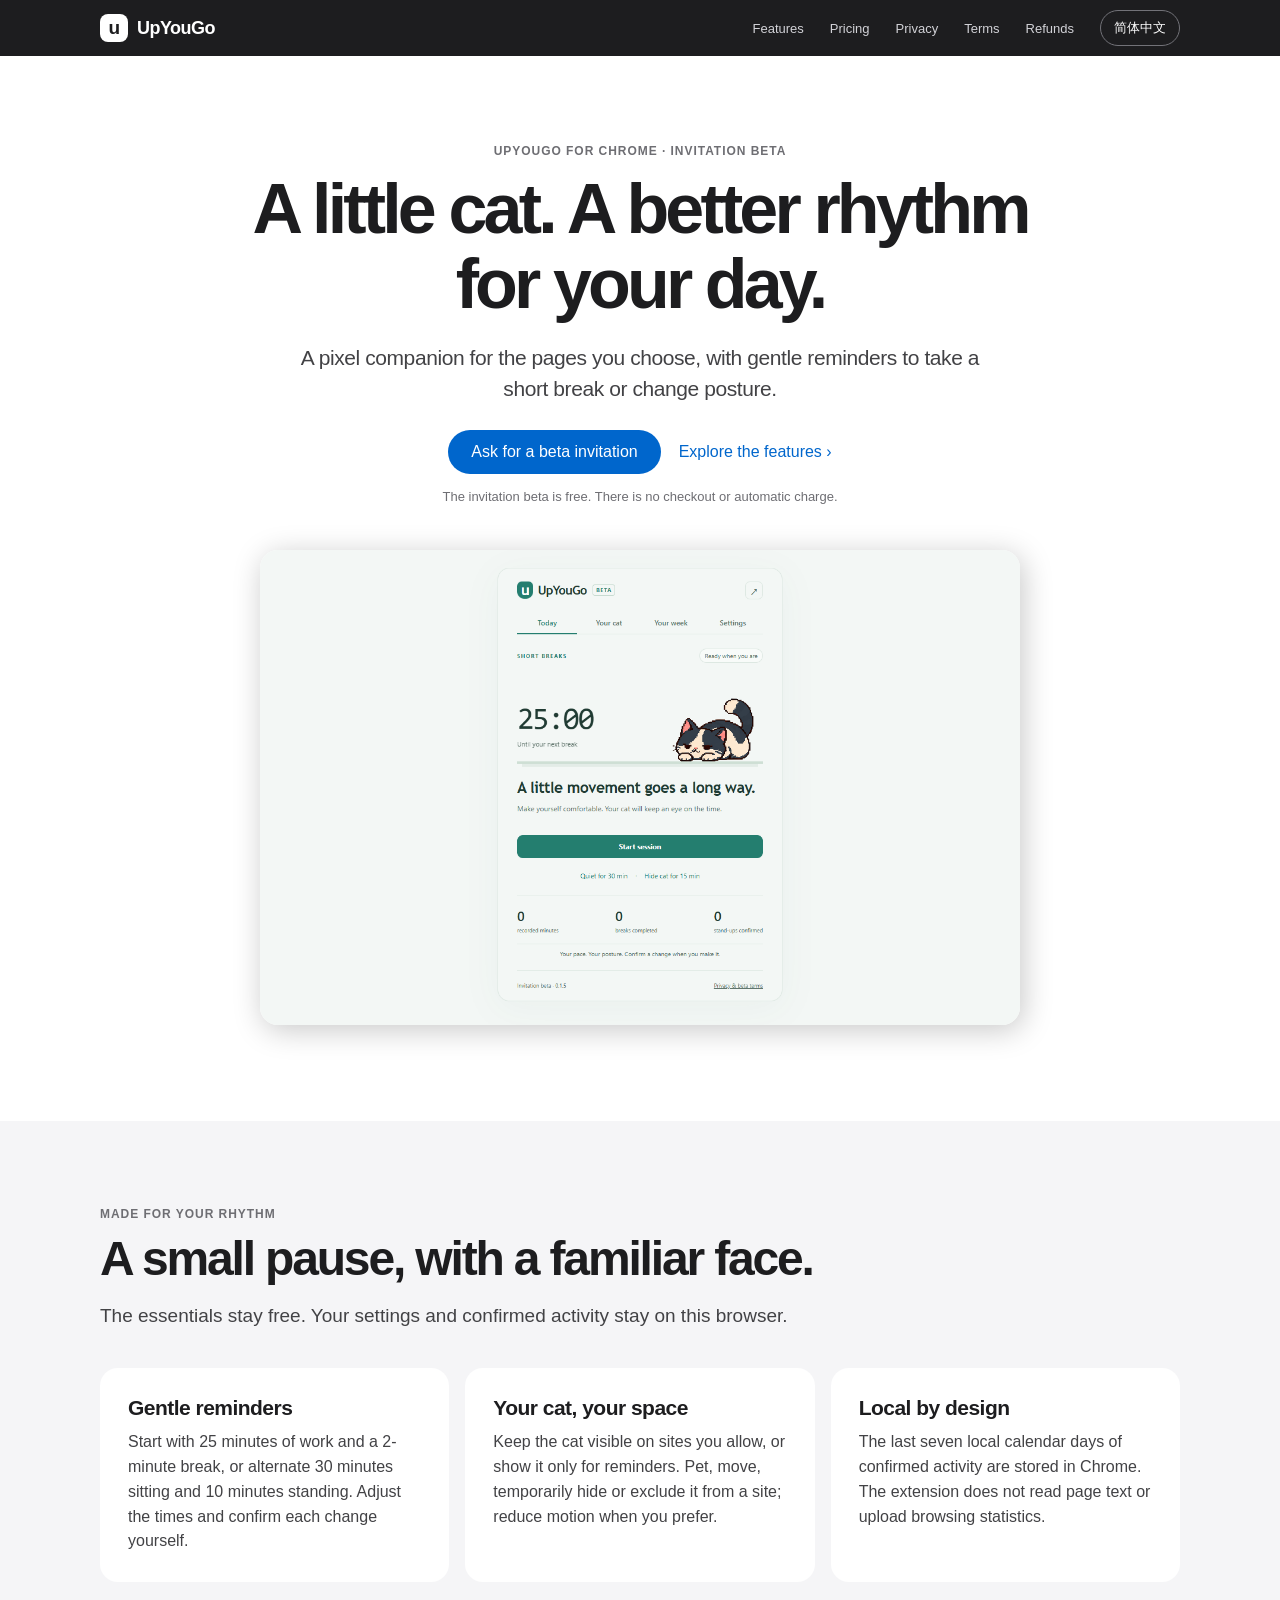
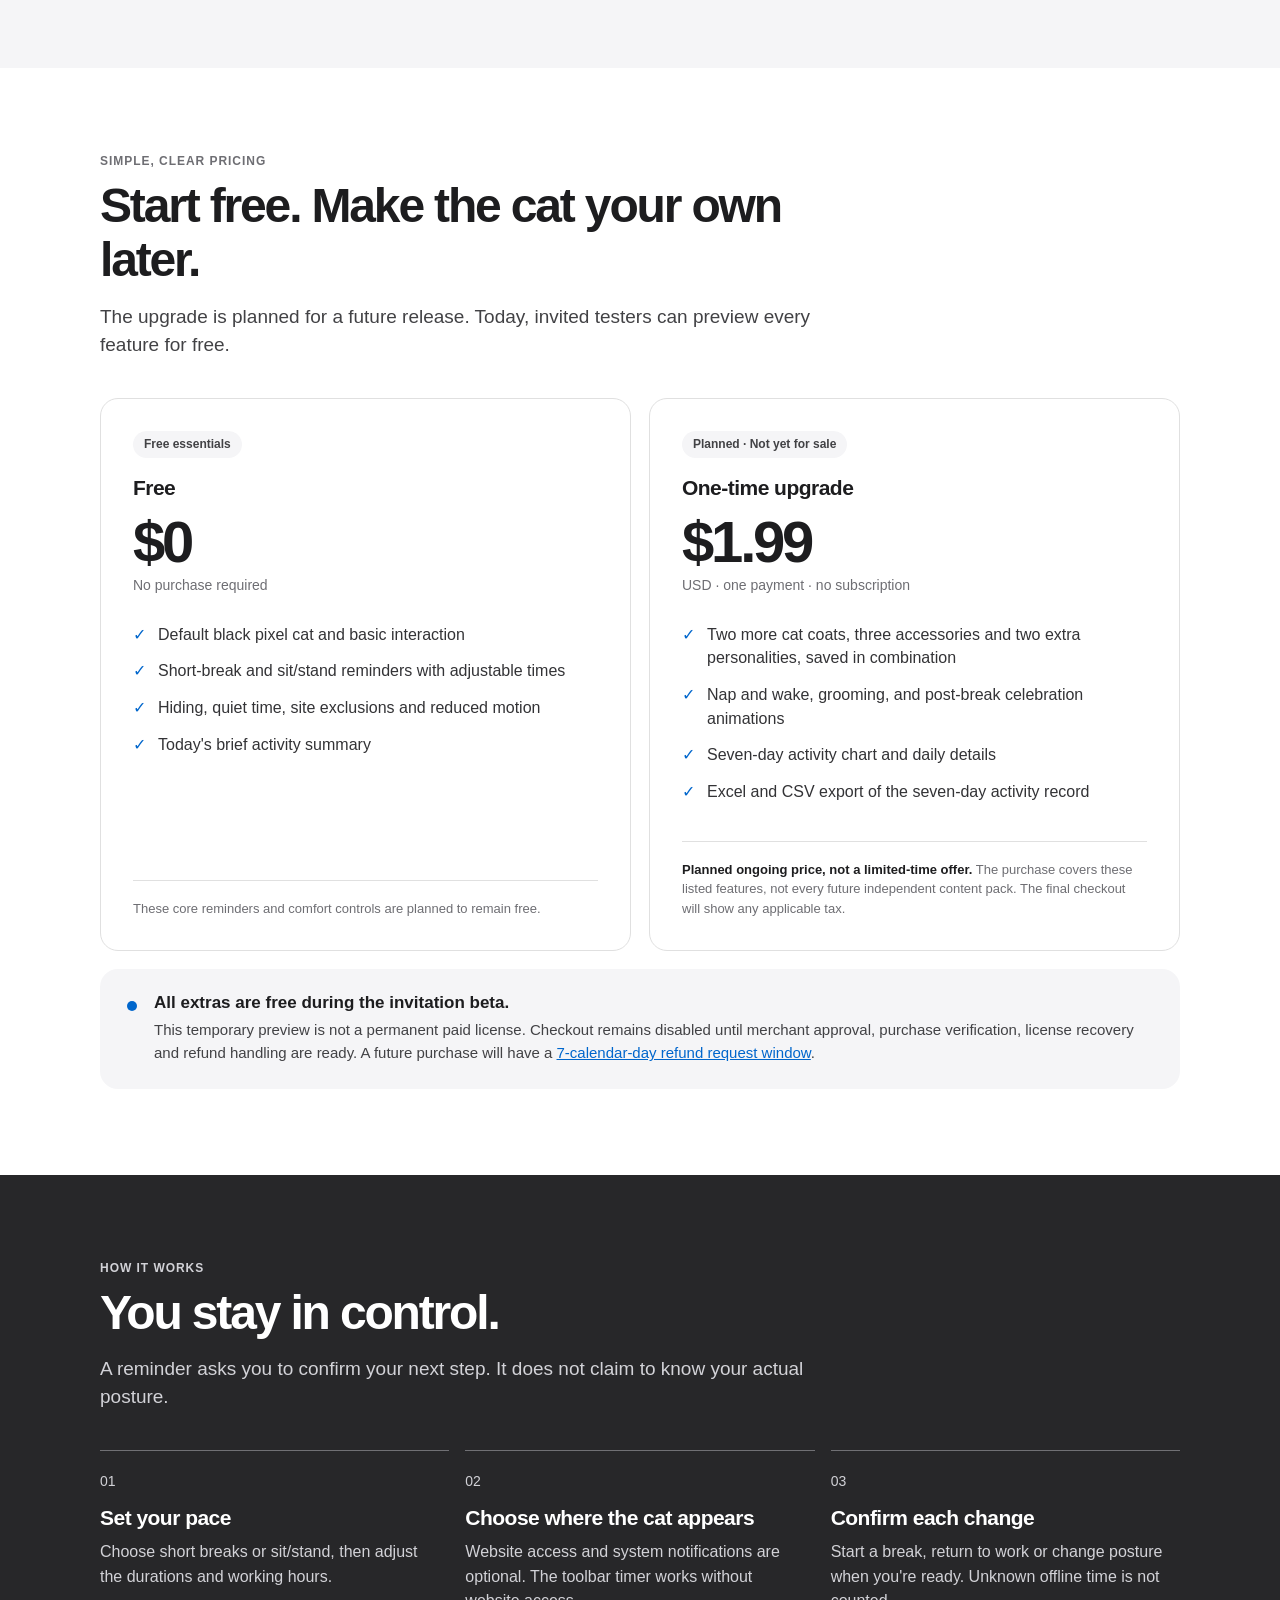
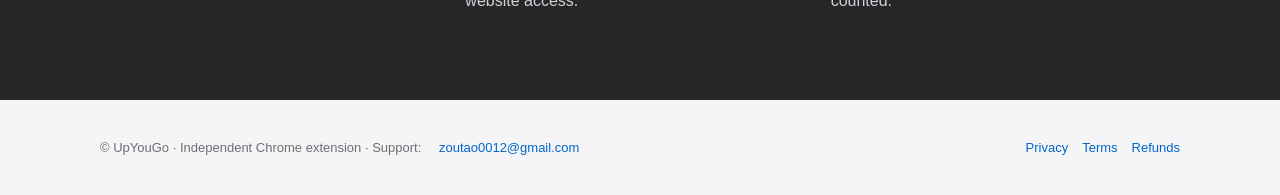
<file: index.html>
<!doctype html>
<html lang="en">
<head>
  <meta charset="utf-8">
  <meta name="viewport" content="width=device-width, initial-scale=1">
  <title>UpYouGo — a little cat for a better workday</title>
  <meta name="description" content="A pixel cat and gentle break reminders for Chrome. Free invitation beta; a US$1.99 one-time upgrade is planned, with no checkout yet.">
  <link rel="stylesheet" href="style.css">
</head>
<body>
  <header class="site-header">
    <div class="wrap nav">
      <a class="brand" href="index.html"><span class="mark" aria-hidden="true">u</span>UpYouGo</a>
      <nav class="links" aria-label="Main navigation">
        <a href="#features">Features</a><a href="#pricing">Pricing</a><a href="privacy.html">Privacy</a><a href="terms.html">Terms</a><a href="refunds.html">Refunds</a><a class="lang" href="index-zh.html" lang="zh-CN">简体中文</a>
      </nav>
    </div>
  </header>
  <main>
    <section class="hero wrap" aria-labelledby="hero-title">
      <span class="eyebrow">UpYouGo for Chrome · Invitation beta</span>
      <h1 id="hero-title">A little cat. A better rhythm for your day.</h1>
      <p class="lead">A pixel companion for the pages you choose, with gentle reminders to take a short break or change posture.</p>
      <div class="hero-actions">
        <a class="cta" href="mailto:zoutao0012@gmail.com?subject=UpYouGo%20invitation%20beta">Ask for a beta invitation</a>
        <a class="text-link" href="#features">Explore the features ›</a>
      </div>
      <p class="fine-print">The invitation beta is free. There is no checkout or automatic charge.</p>
      <img class="hero-image" src="images/timer.png" alt="The UpYouGo timer panel showing the pixel cat" width="760">
    </section>
    <section class="section section-muted" id="features" aria-labelledby="features-title">
      <div class="wrap">
        <span class="eyebrow">Made for your rhythm</span>
        <h2 id="features-title">A small pause, with a familiar face.</h2>
        <p class="section-lead">The essentials stay free. Your settings and confirmed activity stay on this browser.</p>
        <div class="feature-grid">
          <div class="feature-card"><h3>Gentle reminders</h3><p>Start with 25 minutes of work and a 2-minute break, or alternate 30 minutes sitting and 10 minutes standing. Adjust the times and confirm each change yourself.</p></div>
          <div class="feature-card"><h3>Your cat, your space</h3><p>Keep the cat visible on sites you allow, or show it only for reminders. Pet, move, temporarily hide or exclude it from a site; reduce motion when you prefer.</p></div>
          <div class="feature-card"><h3>Local by design</h3><p>The last seven local calendar days of confirmed activity are stored in Chrome. The extension does not read page text or upload browsing statistics.</p></div>
        </div>
      </div>
    </section>
    <section class="section" id="pricing" aria-labelledby="pricing-title">
      <div class="wrap">
        <span class="eyebrow">Simple, clear pricing</span>
        <h2 id="pricing-title">Start free. Make the cat your own later.</h2>
        <p class="section-lead">The upgrade is planned for a future release. Today, invited testers can preview every feature for free.</p>
        <div class="pricing">
          <article class="price-card">
            <span class="plan-status">Free essentials</span>
            <h3>Free</h3>
            <span class="price-amount">$0</span>
            <span class="price-unit">No purchase required</span>
            <ul>
              <li>Default black pixel cat and basic interaction</li>
              <li>Short-break and sit/stand reminders with adjustable times</li>
              <li>Hiding, quiet time, site exclusions and reduced motion</li>
              <li>Today's brief activity summary</li>
            </ul>
            <p class="price-foot">These core reminders and comfort controls are planned to remain free.</p>
          </article>
          <article class="price-card">
            <span class="plan-status">Planned · Not yet for sale</span>
            <h3>One-time upgrade</h3>
            <data class="price-amount" value="1.99">$1.99</data>
            <span class="price-unit">USD · one payment · no subscription</span>
            <ul>
              <li>Two more cat coats, three accessories and two extra personalities, saved in combination</li>
              <li>Nap and wake, grooming, and post-break celebration animations</li>
              <li>Seven-day activity chart and daily details</li>
              <li>Excel and CSV export of the seven-day activity record</li>
            </ul>
            <p class="price-foot"><strong>Planned ongoing price, not a limited-time offer.</strong> The purchase covers these listed features, not every future independent content pack. The final checkout will show any applicable tax.</p>
          </article>
        </div>
        <div class="beta-note"><span class="beta-dot" aria-hidden="true"></span><div><strong>All extras are free during the invitation beta.</strong><p>This temporary preview is not a permanent paid license. Checkout remains disabled until merchant approval, purchase verification, license recovery and refund handling are ready. A future purchase will have a <a href="refunds.html">7-calendar-day refund request window</a>.</p></div></div>
      </div>
    </section>
    <section class="section section-dark" aria-labelledby="steps-title">
      <div class="wrap">
        <span class="eyebrow">How it works</span>
        <h2 id="steps-title">You stay in control.</h2>
        <p class="section-lead">A reminder asks you to confirm your next step. It does not claim to know your actual posture.</p>
        <div class="step-grid">
          <div class="step-card"><span class="step-number">01</span><h3>Set your pace</h3><p>Choose short breaks or sit/stand, then adjust the durations and working hours.</p></div>
          <div class="step-card"><span class="step-number">02</span><h3>Choose where the cat appears</h3><p>Website access and system notifications are optional. The toolbar timer works without website access.</p></div>
          <div class="step-card"><span class="step-number">03</span><h3>Confirm each change</h3><p>Start a break, return to work or change posture when you're ready. Unknown offline time is not counted.</p></div>
        </div>
      </div>
    </section>
  </main>
  <footer><div class="wrap"><span>© UpYouGo · Independent Chrome extension · Support: <a href="mailto:zoutao0012@gmail.com">zoutao0012@gmail.com</a></span><span><a href="privacy.html">Privacy</a><a href="terms.html">Terms</a><a href="refunds.html">Refunds</a></span></div></footer>
</body>
</html>
</file>
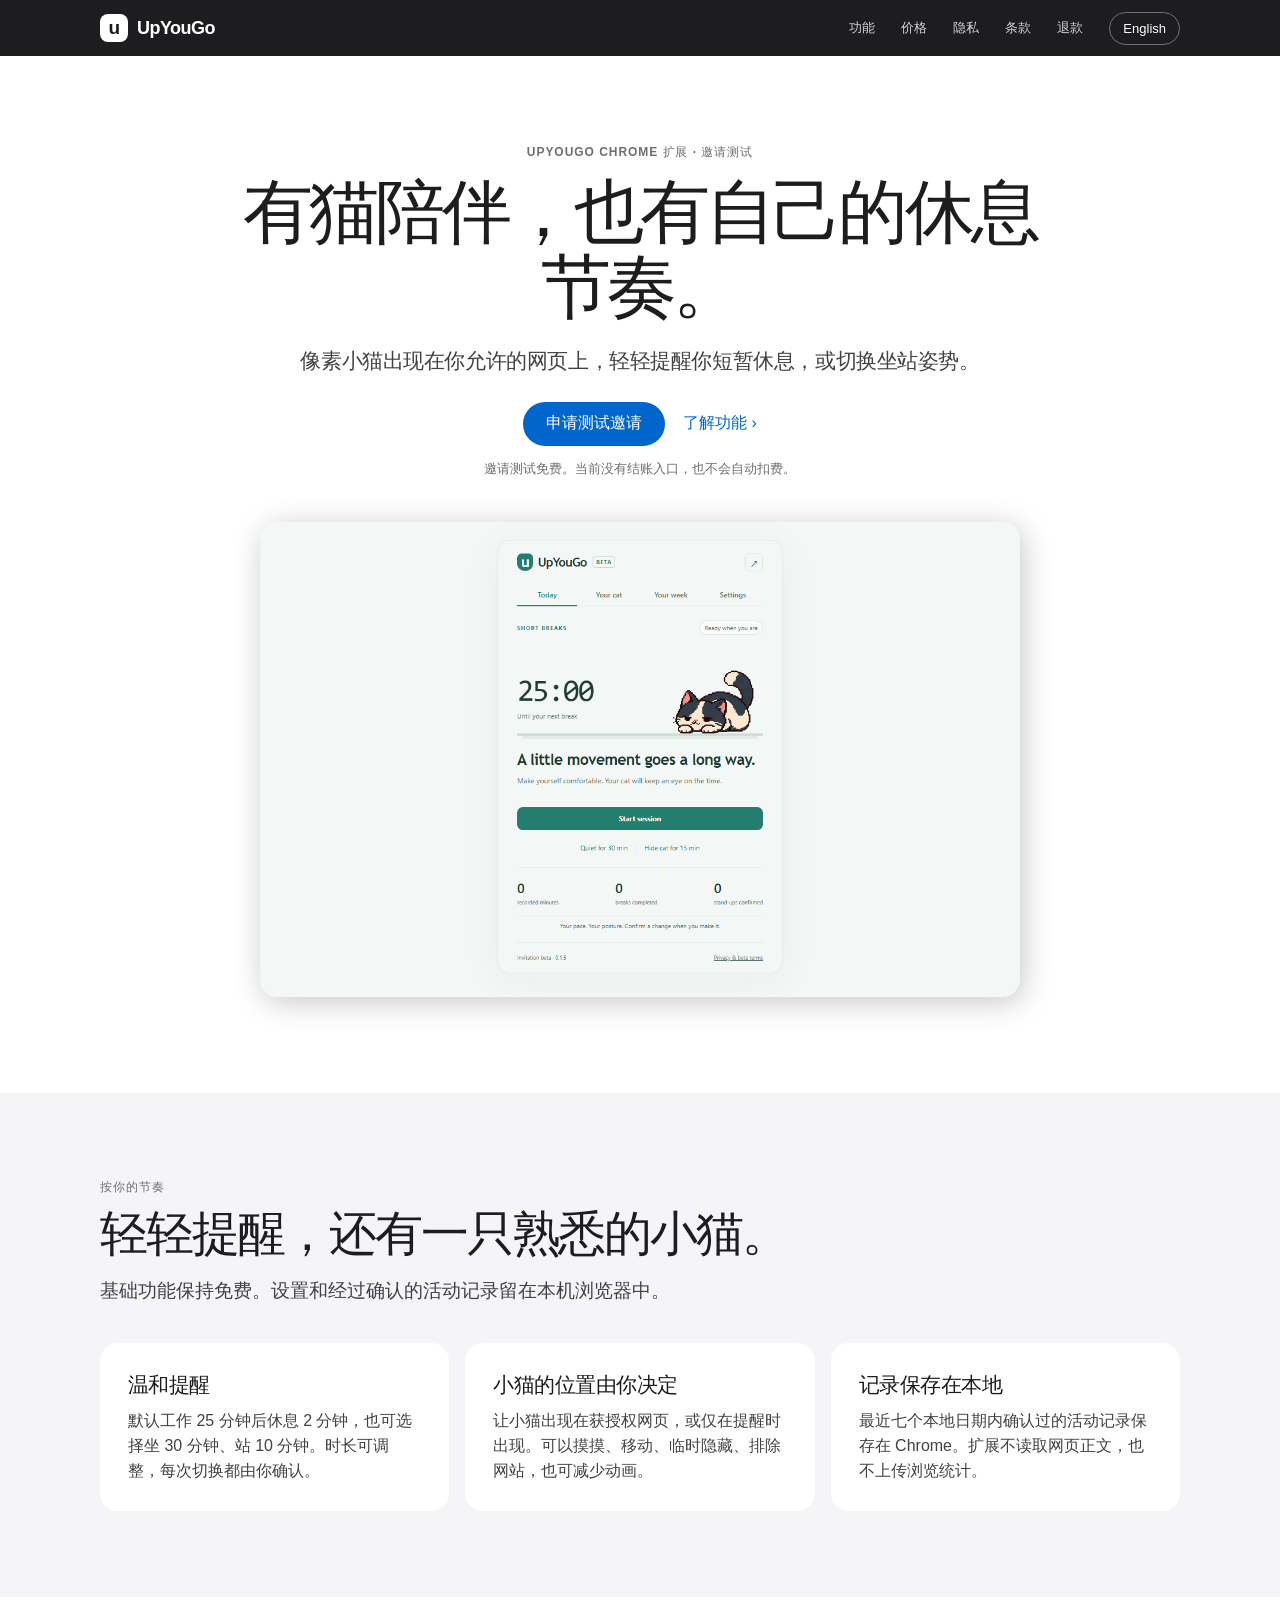
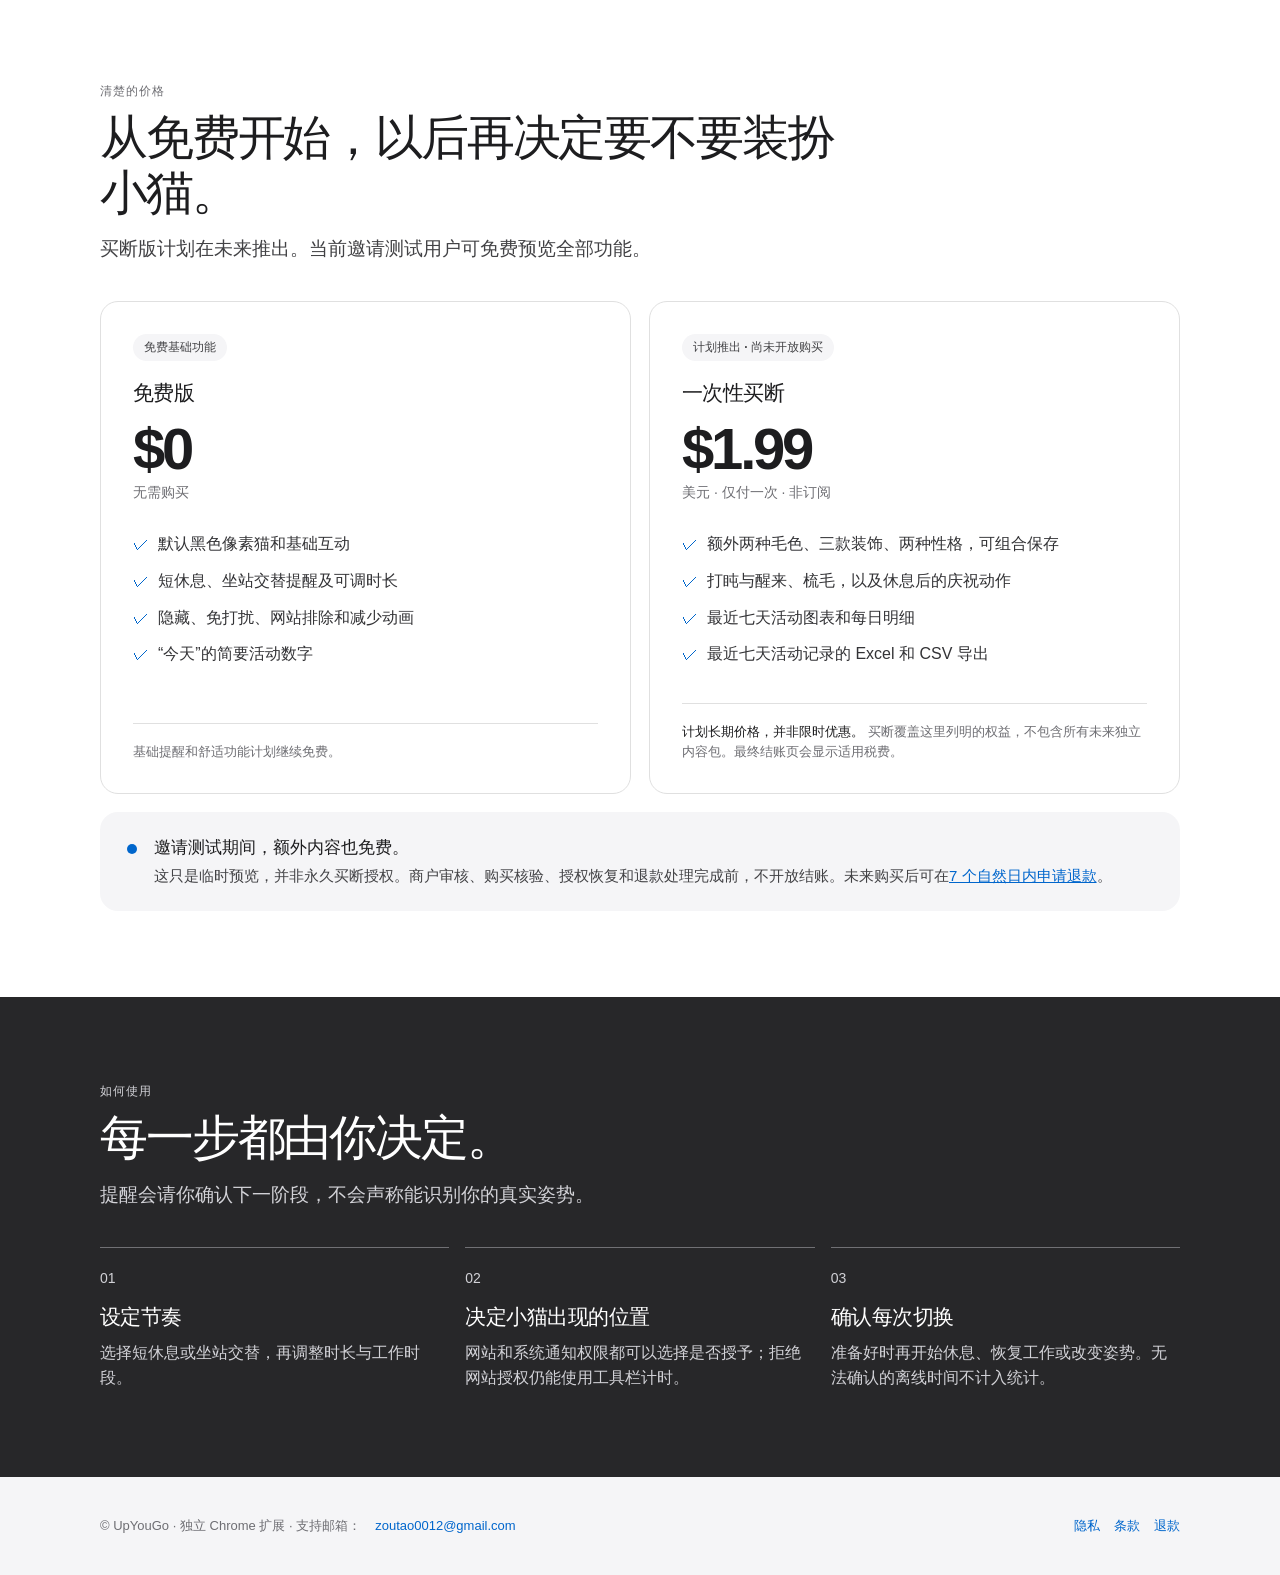
<file: index-zh.html>
<!doctype html>
<html lang="zh-CN">
<head>
  <meta charset="utf-8">
  <meta name="viewport" content="width=device-width, initial-scale=1">
  <title>UpYouGo — 浏览器里的小猫休息伙伴</title>
  <meta name="description" content="像素小猫陪伴、短休息和坐站交替提醒。邀请测试免费；计划未来以 US$1.99 一次性买断更多内容，目前不开放结账。">
  <link rel="stylesheet" href="style.css">
</head>
<body>
  <header class="site-header">
    <div class="wrap nav">
      <a class="brand" href="index-zh.html"><span class="mark" aria-hidden="true">u</span>UpYouGo</a>
      <nav class="links" aria-label="主导航">
        <a href="#features">功能</a><a href="#pricing">价格</a><a href="privacy-zh.html">隐私</a><a href="terms-zh.html">条款</a><a href="refunds-zh.html">退款</a><a class="lang" href="index.html" lang="en">English</a>
      </nav>
    </div>
  </header>
  <main>
    <section class="hero wrap" aria-labelledby="hero-title">
      <span class="eyebrow">UpYouGo Chrome 扩展 · 邀请测试</span>
      <h1 id="hero-title">有猫陪伴，也有自己的休息节奏。</h1>
      <p class="lead">像素小猫出现在你允许的网页上，轻轻提醒你短暂休息，或切换坐站姿势。</p>
      <div class="hero-actions">
        <a class="cta" href="mailto:zoutao0012@gmail.com?subject=UpYouGo%20%E9%82%80%E8%AF%B7%E6%B5%8B%E8%AF%95">申请测试邀请</a>
        <a class="text-link" href="#features">了解功能 ›</a>
      </div>
      <p class="fine-print">邀请测试免费。当前没有结账入口，也不会自动扣费。</p>
      <img class="hero-image" src="images/timer.png" alt="显示像素小猫的 UpYouGo 计时面板" width="760">
    </section>
    <section class="section section-muted" id="features" aria-labelledby="features-title">
      <div class="wrap">
        <span class="eyebrow">按你的节奏</span>
        <h2 id="features-title">轻轻提醒，还有一只熟悉的小猫。</h2>
        <p class="section-lead">基础功能保持免费。设置和经过确认的活动记录留在本机浏览器中。</p>
        <div class="feature-grid">
          <div class="feature-card"><h3>温和提醒</h3><p>默认工作 25 分钟后休息 2 分钟，也可选择坐 30 分钟、站 10 分钟。时长可调整，每次切换都由你确认。</p></div>
          <div class="feature-card"><h3>小猫的位置由你决定</h3><p>让小猫出现在获授权网页，或仅在提醒时出现。可以摸摸、移动、临时隐藏、排除网站，也可减少动画。</p></div>
          <div class="feature-card"><h3>记录保存在本地</h3><p>最近七个本地日期内确认过的活动记录保存在 Chrome。扩展不读取网页正文，也不上传浏览统计。</p></div>
        </div>
      </div>
    </section>
    <section class="section" id="pricing" aria-labelledby="pricing-title">
      <div class="wrap">
        <span class="eyebrow">清楚的价格</span>
        <h2 id="pricing-title">从免费开始，以后再决定要不要装扮小猫。</h2>
        <p class="section-lead">买断版计划在未来推出。当前邀请测试用户可免费预览全部功能。</p>
        <div class="pricing">
          <article class="price-card">
            <span class="plan-status">免费基础功能</span>
            <h3>免费版</h3>
            <span class="price-amount">$0</span>
            <span class="price-unit">无需购买</span>
            <ul>
              <li>默认黑色像素猫和基础互动</li>
              <li>短休息、坐站交替提醒及可调时长</li>
              <li>隐藏、免打扰、网站排除和减少动画</li>
              <li>“今天”的简要活动数字</li>
            </ul>
            <p class="price-foot">基础提醒和舒适功能计划继续免费。</p>
          </article>
          <article class="price-card">
            <span class="plan-status">计划推出 · 尚未开放购买</span>
            <h3>一次性买断</h3>
            <data class="price-amount" value="1.99">$1.99</data>
            <span class="price-unit">美元 · 仅付一次 · 非订阅</span>
            <ul>
              <li>额外两种毛色、三款装饰、两种性格，可组合保存</li>
              <li>打盹与醒来、梳毛，以及休息后的庆祝动作</li>
              <li>最近七天活动图表和每日明细</li>
              <li>最近七天活动记录的 Excel 和 CSV 导出</li>
            </ul>
            <p class="price-foot"><strong>计划长期价格，并非限时优惠。</strong> 买断覆盖这里列明的权益，不包含所有未来独立内容包。最终结账页会显示适用税费。</p>
          </article>
        </div>
        <div class="beta-note"><span class="beta-dot" aria-hidden="true"></span><div><strong>邀请测试期间，额外内容也免费。</strong><p>这只是临时预览，并非永久买断授权。商户审核、购买核验、授权恢复和退款处理完成前，不开放结账。未来购买后可在<a href="refunds-zh.html">7 个自然日内申请退款</a>。</p></div></div>
      </div>
    </section>
    <section class="section section-dark" aria-labelledby="steps-title">
      <div class="wrap">
        <span class="eyebrow">如何使用</span>
        <h2 id="steps-title">每一步都由你决定。</h2>
        <p class="section-lead">提醒会请你确认下一阶段，不会声称能识别你的真实姿势。</p>
        <div class="step-grid">
          <div class="step-card"><span class="step-number">01</span><h3>设定节奏</h3><p>选择短休息或坐站交替，再调整时长与工作时段。</p></div>
          <div class="step-card"><span class="step-number">02</span><h3>决定小猫出现的位置</h3><p>网站和系统通知权限都可以选择是否授予；拒绝网站授权仍能使用工具栏计时。</p></div>
          <div class="step-card"><span class="step-number">03</span><h3>确认每次切换</h3><p>准备好时再开始休息、恢复工作或改变姿势。无法确认的离线时间不计入统计。</p></div>
        </div>
      </div>
    </section>
  </main>
  <footer><div class="wrap"><span>© UpYouGo · 独立 Chrome 扩展 · 支持邮箱：<a href="mailto:zoutao0012@gmail.com">zoutao0012@gmail.com</a></span><span><a href="privacy-zh.html">隐私</a><a href="terms-zh.html">条款</a><a href="refunds-zh.html">退款</a></span></div></footer>
</body>
</html>
</file>
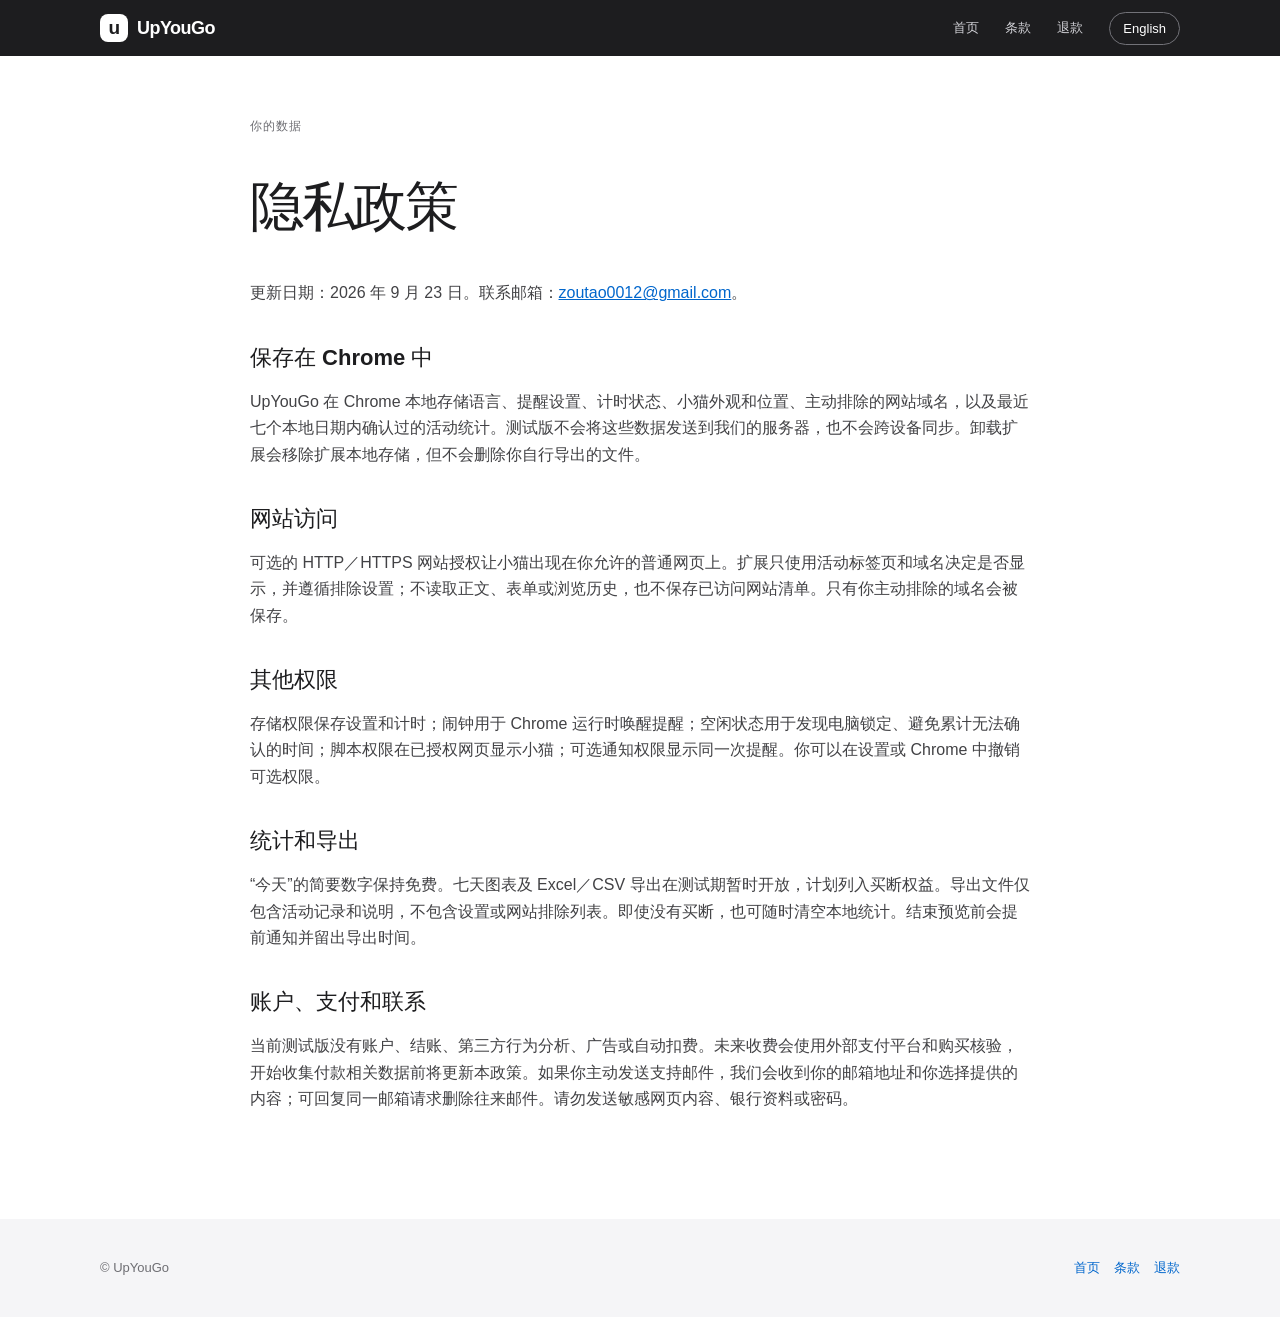
<file: privacy-zh.html>
<!doctype html><html lang="zh-CN"><head><meta charset="utf-8"><meta name="viewport" content="width=device-width, initial-scale=1"><title>隐私政策 — UpYouGo</title><link rel="stylesheet" href="style.css"></head><body><header class="site-header"><div class="wrap nav"><a class="brand" href="index-zh.html"><span class="mark">u</span>UpYouGo</a><nav class="links"><a href="index-zh.html">首页</a><a href="terms-zh.html">条款</a><a href="refunds-zh.html">退款</a><a class="lang" href="privacy.html" lang="en">English</a></nav></div></header><main class="wrap legal"><span class="eyebrow">你的数据</span><h1>隐私政策</h1><p>更新日期：2026 年 9 月 23 日。联系邮箱：<a href="mailto:zoutao0012@gmail.com">zoutao0012@gmail.com</a>。</p><h2>保存在 Chrome 中</h2><p>UpYouGo 在 Chrome 本地存储语言、提醒设置、计时状态、小猫外观和位置、主动排除的网站域名，以及最近七个本地日期内确认过的活动统计。测试版不会将这些数据发送到我们的服务器，也不会跨设备同步。卸载扩展会移除扩展本地存储，但不会删除你自行导出的文件。</p><h2>网站访问</h2><p>可选的 HTTP／HTTPS 网站授权让小猫出现在你允许的普通网页上。扩展只使用活动标签页和域名决定是否显示，并遵循排除设置；不读取正文、表单或浏览历史，也不保存已访问网站清单。只有你主动排除的域名会被保存。</p><h2>其他权限</h2><p>存储权限保存设置和计时；闹钟用于 Chrome 运行时唤醒提醒；空闲状态用于发现电脑锁定、避免累计无法确认的时间；脚本权限在已授权网页显示小猫；可选通知权限显示同一次提醒。你可以在设置或 Chrome 中撤销可选权限。</p><h2>统计和导出</h2><p>“今天”的简要数字保持免费。七天图表及 Excel／CSV 导出在测试期暂时开放，计划列入买断权益。导出文件仅包含活动记录和说明，不包含设置或网站排除列表。即使没有买断，也可随时清空本地统计。结束预览前会提前通知并留出导出时间。</p><h2>账户、支付和联系</h2><p>当前测试版没有账户、结账、第三方行为分析、广告或自动扣费。未来收费会使用外部支付平台和购买核验，开始收集付款相关数据前将更新本政策。如果你主动发送支持邮件，我们会收到你的邮箱地址和你选择提供的内容；可回复同一邮箱请求删除往来邮件。请勿发送敏感网页内容、银行资料或密码。</p></main><footer><div class="wrap"><span>© UpYouGo</span><span><a href="index-zh.html">首页</a><a href="terms-zh.html">条款</a><a href="refunds-zh.html">退款</a></span></div></footer></body></html>
</file>
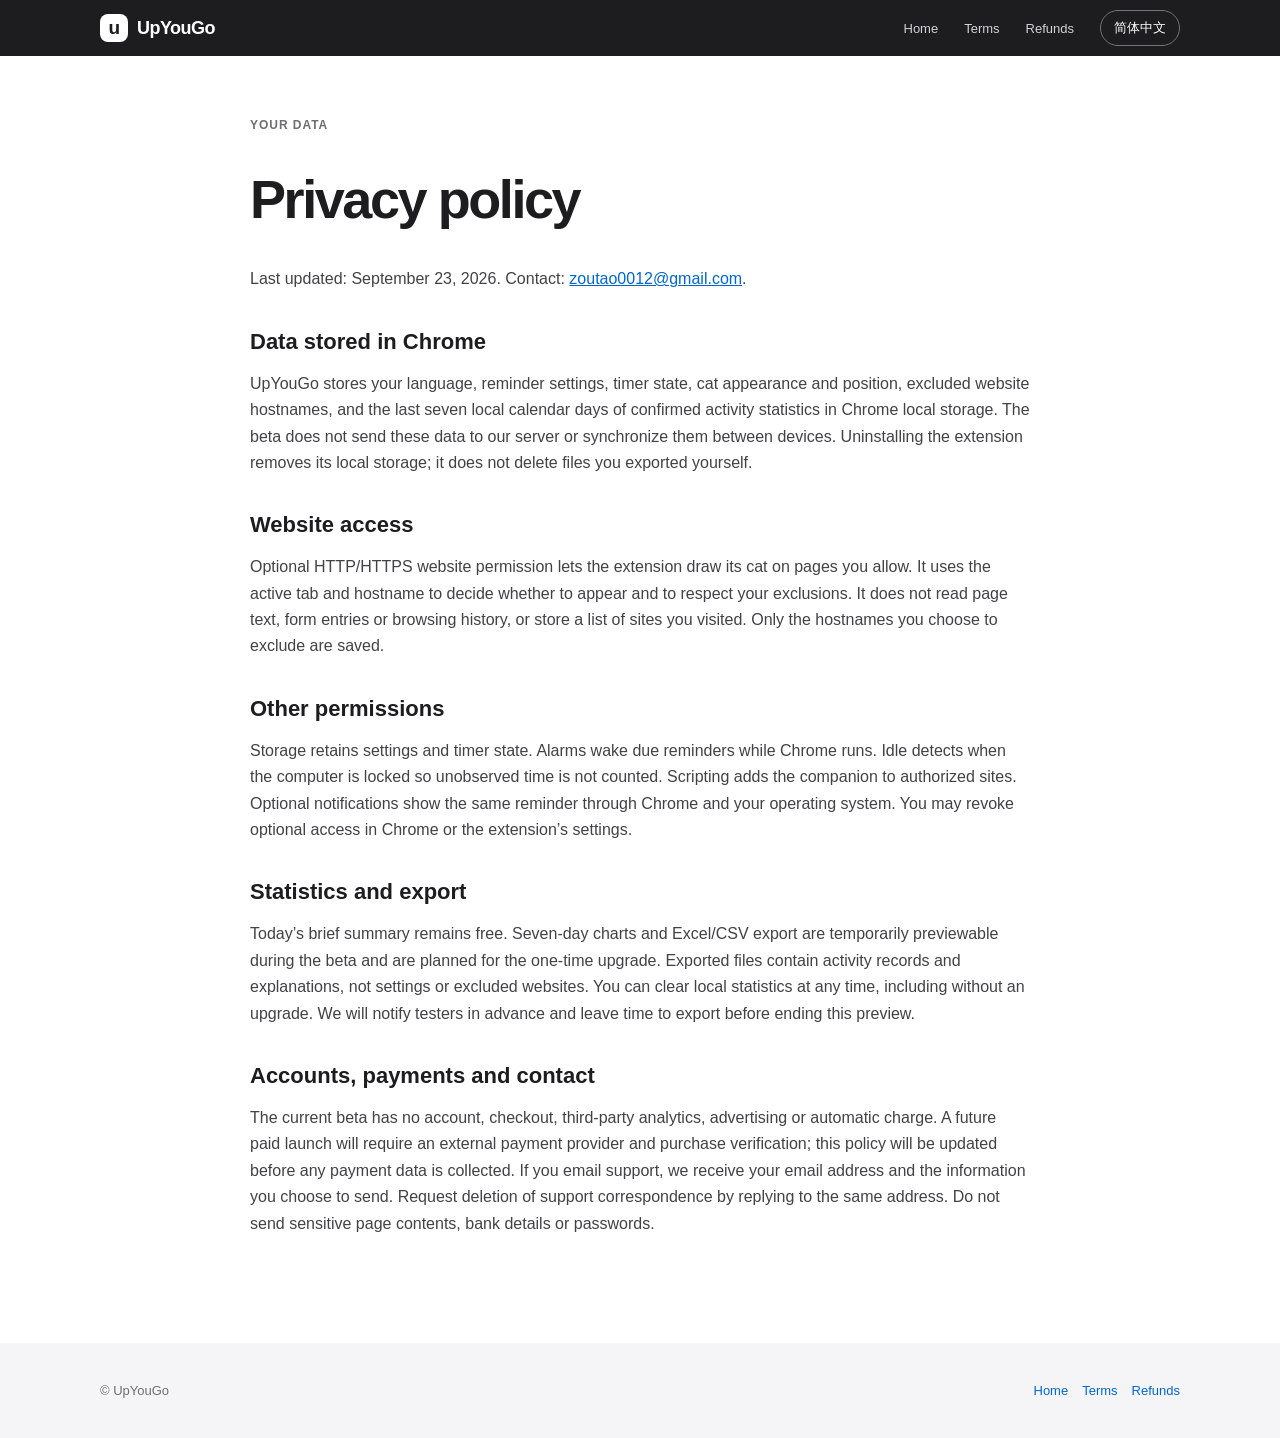
<file: privacy.html>
<!doctype html><html lang="en"><head><meta charset="utf-8"><meta name="viewport" content="width=device-width, initial-scale=1"><title>Privacy policy — UpYouGo</title><link rel="stylesheet" href="style.css"></head><body><header class="site-header"><div class="wrap nav"><a class="brand" href="index.html"><span class="mark">u</span>UpYouGo</a><nav class="links"><a href="index.html">Home</a><a href="terms.html">Terms</a><a href="refunds.html">Refunds</a><a class="lang" href="privacy-zh.html" lang="zh-CN">简体中文</a></nav></div></header><main class="wrap legal"><span class="eyebrow">Your data</span><h1>Privacy policy</h1><p>Last updated: September 23, 2026. Contact: <a href="mailto:zoutao0012@gmail.com">zoutao0012@gmail.com</a>.</p><h2>Data stored in Chrome</h2><p>UpYouGo stores your language, reminder settings, timer state, cat appearance and position, excluded website hostnames, and the last seven local calendar days of confirmed activity statistics in Chrome local storage. The beta does not send these data to our server or synchronize them between devices. Uninstalling the extension removes its local storage; it does not delete files you exported yourself.</p><h2>Website access</h2><p>Optional HTTP/HTTPS website permission lets the extension draw its cat on pages you allow. It uses the active tab and hostname to decide whether to appear and to respect your exclusions. It does not read page text, form entries or browsing history, or store a list of sites you visited. Only the hostnames you choose to exclude are saved.</p><h2>Other permissions</h2><p>Storage retains settings and timer state. Alarms wake due reminders while Chrome runs. Idle detects when the computer is locked so unobserved time is not counted. Scripting adds the companion to authorized sites. Optional notifications show the same reminder through Chrome and your operating system. You may revoke optional access in Chrome or the extension’s settings.</p><h2>Statistics and export</h2><p>Today’s brief summary remains free. Seven-day charts and Excel/CSV export are temporarily previewable during the beta and are planned for the one-time upgrade. Exported files contain activity records and explanations, not settings or excluded websites. You can clear local statistics at any time, including without an upgrade. We will notify testers in advance and leave time to export before ending this preview.</p><h2>Accounts, payments and contact</h2><p>The current beta has no account, checkout, third-party analytics, advertising or automatic charge. A future paid launch will require an external payment provider and purchase verification; this policy will be updated before any payment data is collected. If you email support, we receive your email address and the information you choose to send. Request deletion of support correspondence by replying to the same address. Do not send sensitive page contents, bank details or passwords.</p></main><footer><div class="wrap"><span>© UpYouGo</span><span><a href="index.html">Home</a><a href="terms.html">Terms</a><a href="refunds.html">Refunds</a></span></div></footer></body></html>
</file>
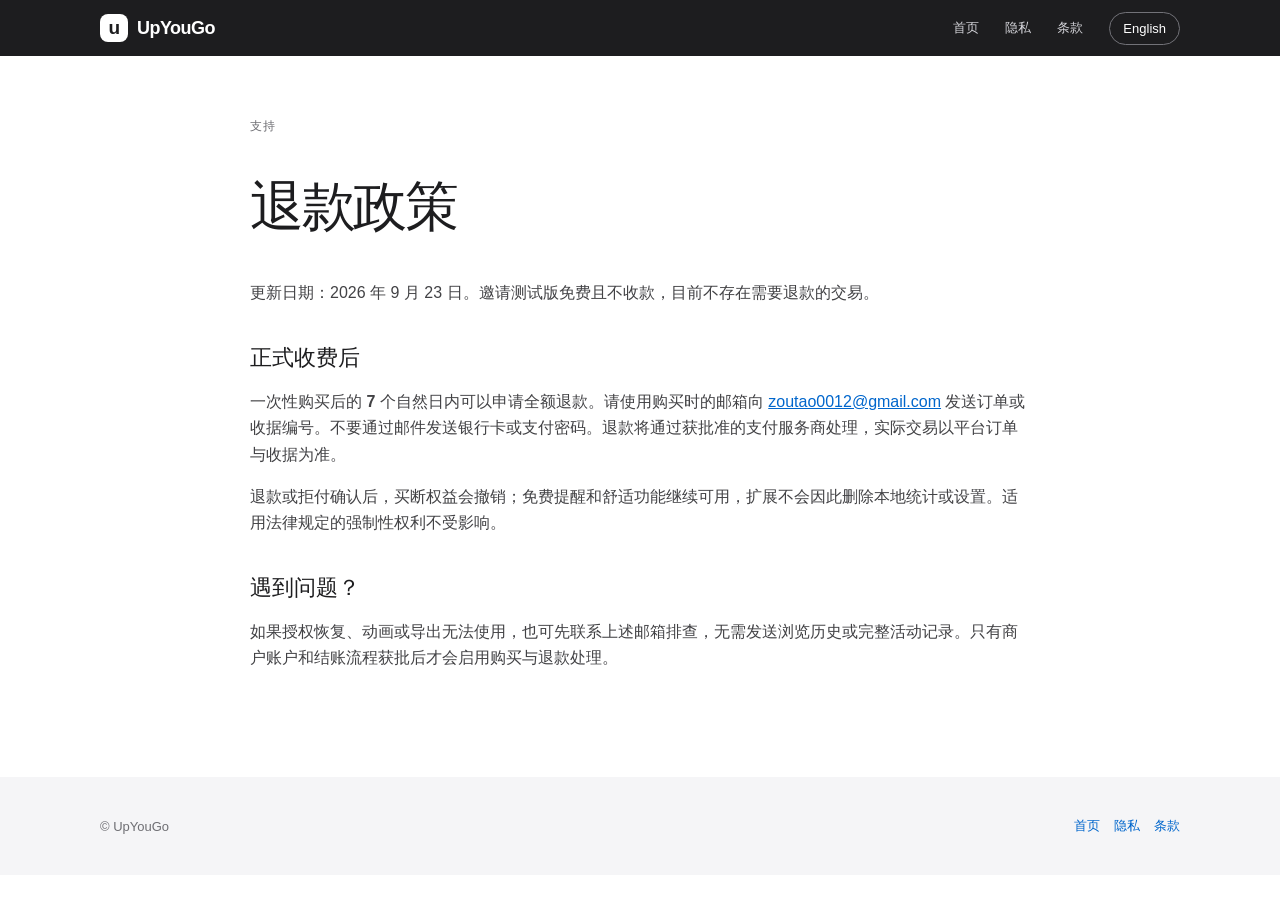
<file: refunds-zh.html>
<!doctype html><html lang="zh-CN"><head><meta charset="utf-8"><meta name="viewport" content="width=device-width, initial-scale=1"><title>退款政策 — UpYouGo</title><link rel="stylesheet" href="style.css"></head><body><header class="site-header"><div class="wrap nav"><a class="brand" href="index-zh.html"><span class="mark">u</span>UpYouGo</a><nav class="links"><a href="index-zh.html">首页</a><a href="privacy-zh.html">隐私</a><a href="terms-zh.html">条款</a><a class="lang" href="refunds.html" lang="en">English</a></nav></div></header><main class="wrap legal"><span class="eyebrow">支持</span><h1>退款政策</h1><p>更新日期：2026 年 9 月 23 日。邀请测试版免费且不收款，目前不存在需要退款的交易。</p><h2>正式收费后</h2><p>一次性购买后的 <strong>7 个自然日内</strong>可以申请全额退款。请使用购买时的邮箱向 <a href="mailto:zoutao0012@gmail.com">zoutao0012@gmail.com</a> 发送订单或收据编号。不要通过邮件发送银行卡或支付密码。退款将通过获批准的支付服务商处理，实际交易以平台订单与收据为准。</p><p>退款或拒付确认后，买断权益会撤销；免费提醒和舒适功能继续可用，扩展不会因此删除本地统计或设置。适用法律规定的强制性权利不受影响。</p><h2>遇到问题？</h2><p>如果授权恢复、动画或导出无法使用，也可先联系上述邮箱排查，无需发送浏览历史或完整活动记录。只有商户账户和结账流程获批后才会启用购买与退款处理。</p></main><footer><div class="wrap"><span>© UpYouGo</span><span><a href="index-zh.html">首页</a><a href="privacy-zh.html">隐私</a><a href="terms-zh.html">条款</a></span></div></footer></body></html>
</file>
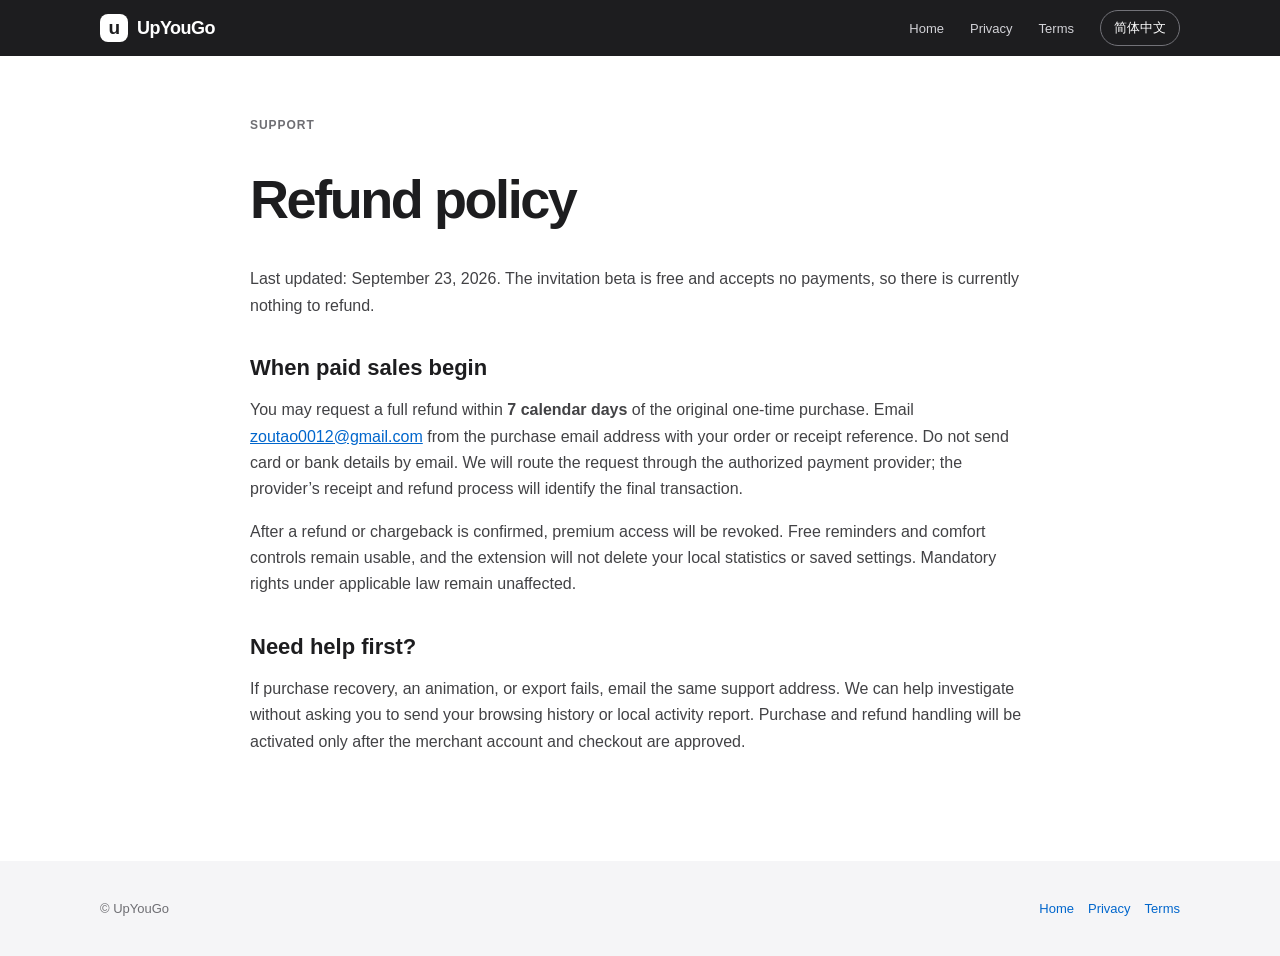
<file: refunds.html>
<!doctype html><html lang="en"><head><meta charset="utf-8"><meta name="viewport" content="width=device-width, initial-scale=1"><title>Refund policy — UpYouGo</title><link rel="stylesheet" href="style.css"></head><body><header class="site-header"><div class="wrap nav"><a class="brand" href="index.html"><span class="mark">u</span>UpYouGo</a><nav class="links"><a href="index.html">Home</a><a href="privacy.html">Privacy</a><a href="terms.html">Terms</a><a class="lang" href="refunds-zh.html" lang="zh-CN">简体中文</a></nav></div></header><main class="wrap legal"><span class="eyebrow">Support</span><h1>Refund policy</h1><p>Last updated: September 23, 2026. The invitation beta is free and accepts no payments, so there is currently nothing to refund.</p><h2>When paid sales begin</h2><p>You may request a full refund within <strong>7 calendar days</strong> of the original one-time purchase. Email <a href="mailto:zoutao0012@gmail.com">zoutao0012@gmail.com</a> from the purchase email address with your order or receipt reference. Do not send card or bank details by email. We will route the request through the authorized payment provider; the provider’s receipt and refund process will identify the final transaction.</p><p>After a refund or chargeback is confirmed, premium access will be revoked. Free reminders and comfort controls remain usable, and the extension will not delete your local statistics or saved settings. Mandatory rights under applicable law remain unaffected.</p><h2>Need help first?</h2><p>If purchase recovery, an animation, or export fails, email the same support address. We can help investigate without asking you to send your browsing history or local activity report. Purchase and refund handling will be activated only after the merchant account and checkout are approved.</p></main><footer><div class="wrap"><span>© UpYouGo</span><span><a href="index.html">Home</a><a href="privacy.html">Privacy</a><a href="terms.html">Terms</a></span></div></footer></body></html>
</file>
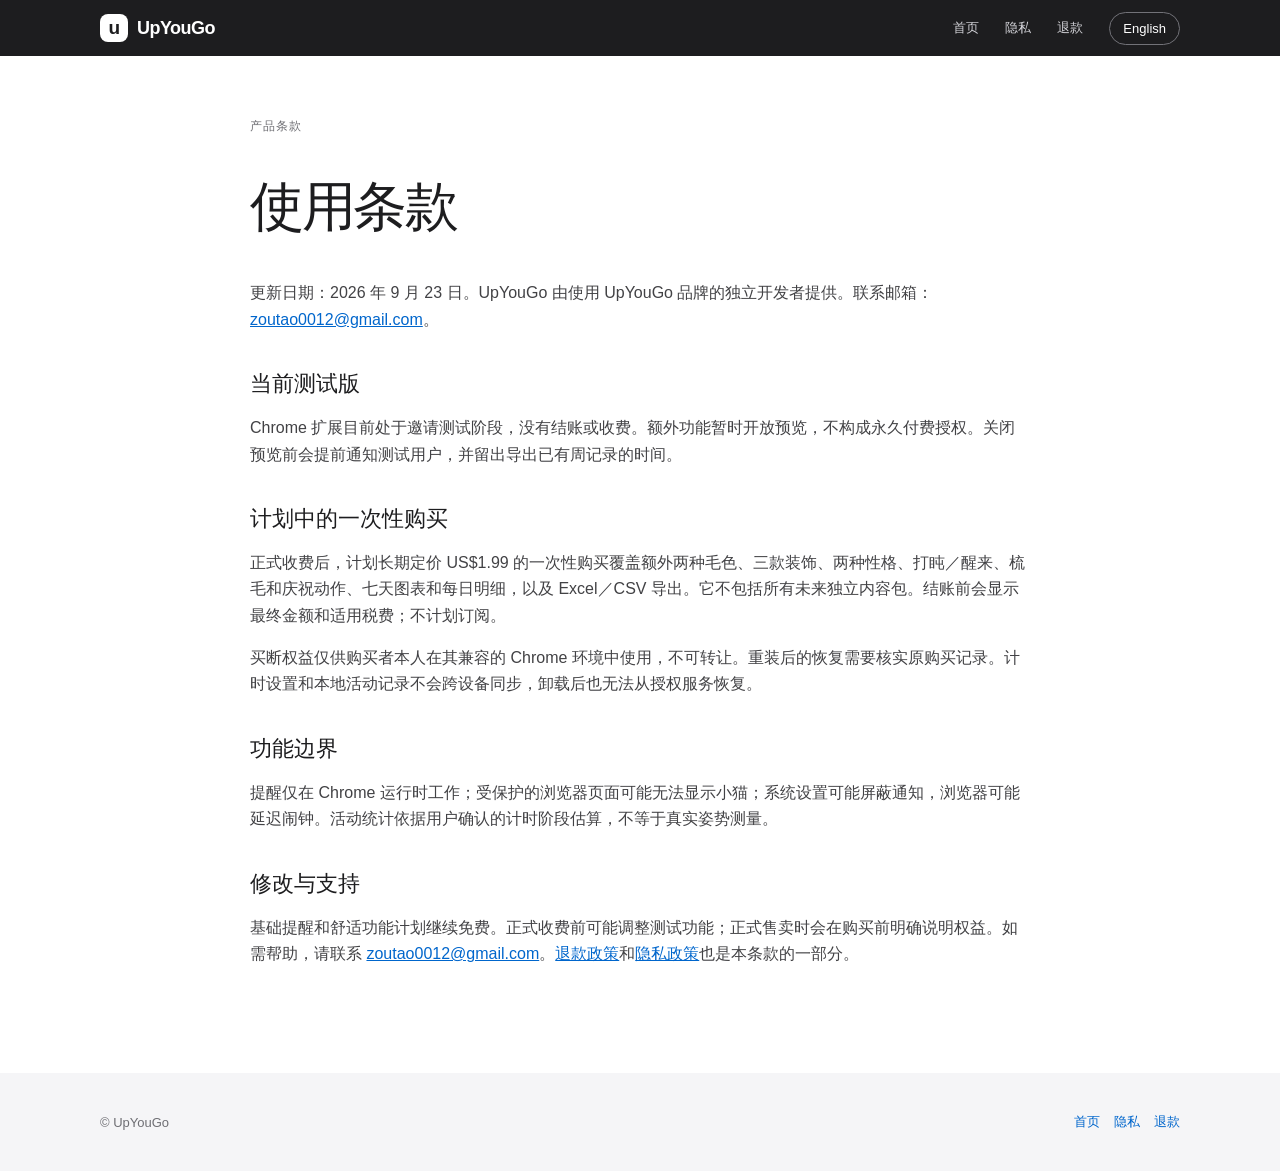
<file: terms-zh.html>
<!doctype html><html lang="zh-CN"><head><meta charset="utf-8"><meta name="viewport" content="width=device-width, initial-scale=1"><title>使用条款 — UpYouGo</title><link rel="stylesheet" href="style.css"></head><body><header class="site-header"><div class="wrap nav"><a class="brand" href="index-zh.html"><span class="mark">u</span>UpYouGo</a><nav class="links"><a href="index-zh.html">首页</a><a href="privacy-zh.html">隐私</a><a href="refunds-zh.html">退款</a><a class="lang" href="terms.html" lang="en">English</a></nav></div></header><main class="wrap legal"><span class="eyebrow">产品条款</span><h1>使用条款</h1><p>更新日期：2026 年 9 月 23 日。UpYouGo 由使用 UpYouGo 品牌的独立开发者提供。联系邮箱：<a href="mailto:zoutao0012@gmail.com">zoutao0012@gmail.com</a>。</p><h2>当前测试版</h2><p>Chrome 扩展目前处于邀请测试阶段，没有结账或收费。额外功能暂时开放预览，不构成永久付费授权。关闭预览前会提前通知测试用户，并留出导出已有周记录的时间。</p><h2>计划中的一次性购买</h2><p>正式收费后，计划长期定价 US$1.99 的一次性购买覆盖额外两种毛色、三款装饰、两种性格、打盹／醒来、梳毛和庆祝动作、七天图表和每日明细，以及 Excel／CSV 导出。它不包括所有未来独立内容包。结账前会显示最终金额和适用税费；不计划订阅。</p><p>买断权益仅供购买者本人在其兼容的 Chrome 环境中使用，不可转让。重装后的恢复需要核实原购买记录。计时设置和本地活动记录不会跨设备同步，卸载后也无法从授权服务恢复。</p><h2>功能边界</h2><p>提醒仅在 Chrome 运行时工作；受保护的浏览器页面可能无法显示小猫；系统设置可能屏蔽通知，浏览器可能延迟闹钟。活动统计依据用户确认的计时阶段估算，不等于真实姿势测量。</p><h2>修改与支持</h2><p>基础提醒和舒适功能计划继续免费。正式收费前可能调整测试功能；正式售卖时会在购买前明确说明权益。如需帮助，请联系 <a href="mailto:zoutao0012@gmail.com">zoutao0012@gmail.com</a>。<a href="refunds-zh.html">退款政策</a>和<a href="privacy-zh.html">隐私政策</a>也是本条款的一部分。</p></main><footer><div class="wrap"><span>© UpYouGo</span><span><a href="index-zh.html">首页</a><a href="privacy-zh.html">隐私</a><a href="refunds-zh.html">退款</a></span></div></footer></body></html>
</file>
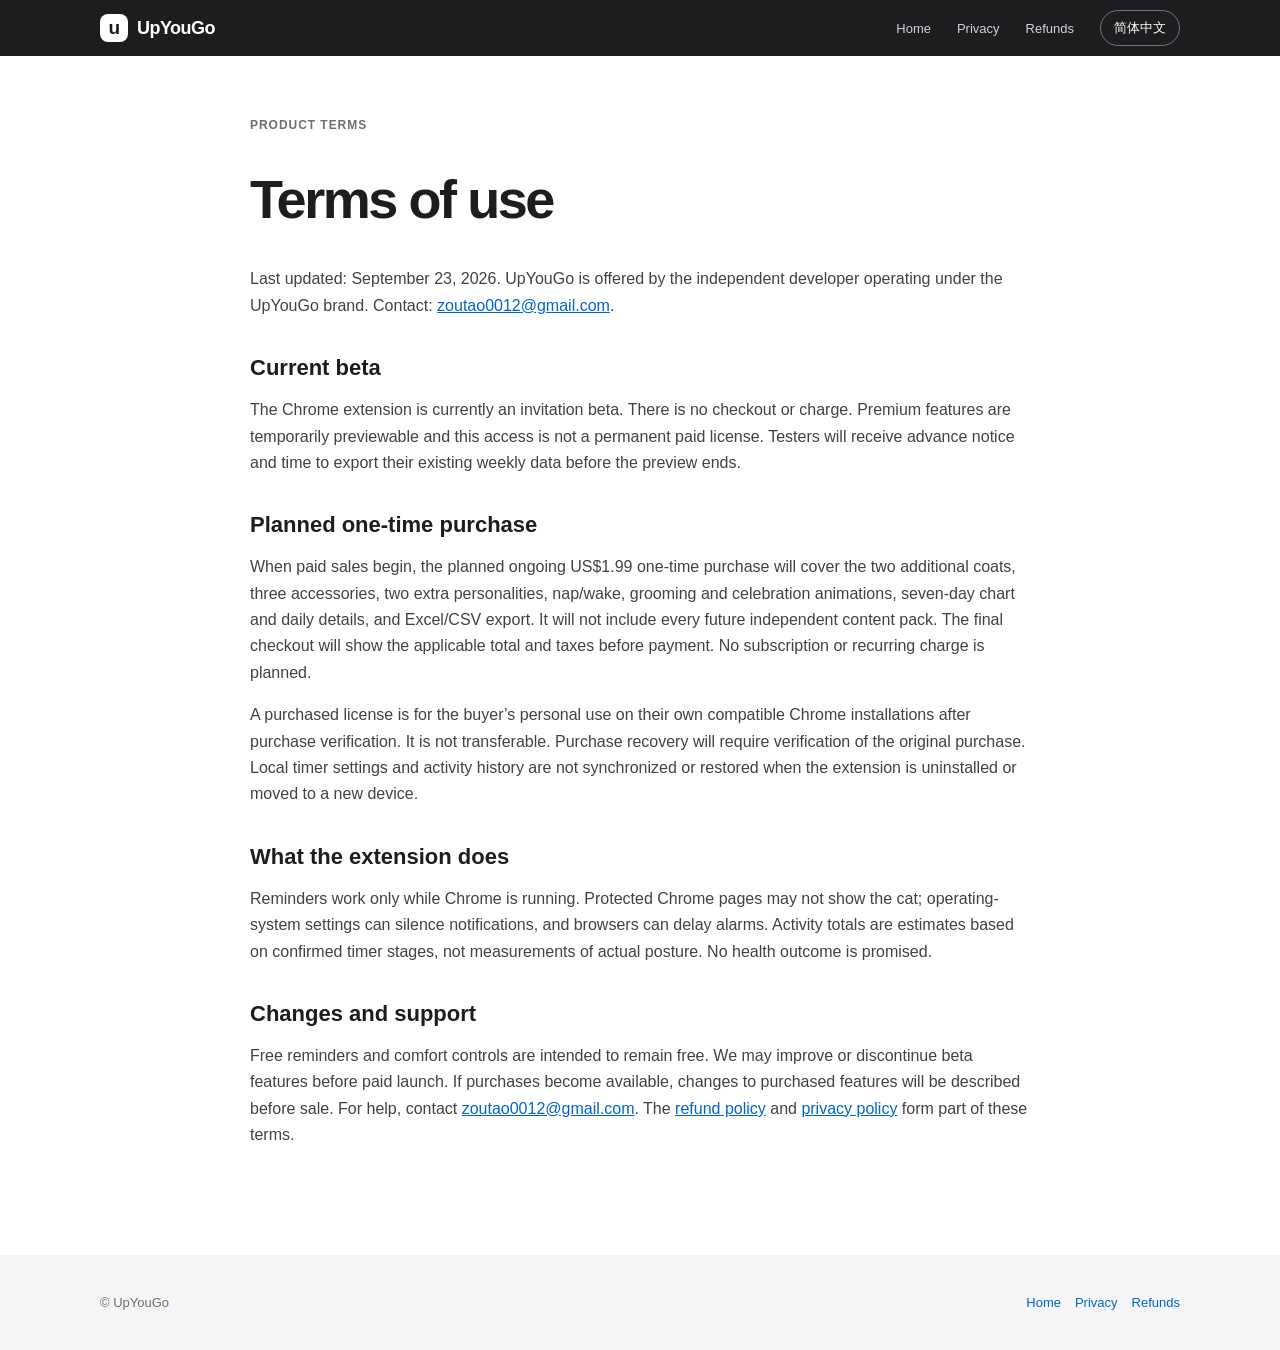
<file: terms.html>
<!doctype html><html lang="en"><head><meta charset="utf-8"><meta name="viewport" content="width=device-width, initial-scale=1"><title>Terms — UpYouGo</title><link rel="stylesheet" href="style.css"></head><body><header class="site-header"><div class="wrap nav"><a class="brand" href="index.html"><span class="mark">u</span>UpYouGo</a><nav class="links"><a href="index.html">Home</a><a href="privacy.html">Privacy</a><a href="refunds.html">Refunds</a><a class="lang" href="terms-zh.html" lang="zh-CN">简体中文</a></nav></div></header><main class="wrap legal"><span class="eyebrow">Product terms</span><h1>Terms of use</h1><p>Last updated: September 23, 2026. UpYouGo is offered by the independent developer operating under the UpYouGo brand. Contact: <a href="mailto:zoutao0012@gmail.com">zoutao0012@gmail.com</a>.</p><h2>Current beta</h2><p>The Chrome extension is currently an invitation beta. There is no checkout or charge. Premium features are temporarily previewable and this access is not a permanent paid license. Testers will receive advance notice and time to export their existing weekly data before the preview ends.</p><h2>Planned one-time purchase</h2><p>When paid sales begin, the planned ongoing US$1.99 one-time purchase will cover the two additional coats, three accessories, two extra personalities, nap/wake, grooming and celebration animations, seven-day chart and daily details, and Excel/CSV export. It will not include every future independent content pack. The final checkout will show the applicable total and taxes before payment. No subscription or recurring charge is planned.</p><p>A purchased license is for the buyer’s personal use on their own compatible Chrome installations after purchase verification. It is not transferable. Purchase recovery will require verification of the original purchase. Local timer settings and activity history are not synchronized or restored when the extension is uninstalled or moved to a new device.</p><h2>What the extension does</h2><p>Reminders work only while Chrome is running. Protected Chrome pages may not show the cat; operating-system settings can silence notifications, and browsers can delay alarms. Activity totals are estimates based on confirmed timer stages, not measurements of actual posture. No health outcome is promised.</p><h2>Changes and support</h2><p>Free reminders and comfort controls are intended to remain free. We may improve or discontinue beta features before paid launch. If purchases become available, changes to purchased features will be described before sale. For help, contact <a href="mailto:zoutao0012@gmail.com">zoutao0012@gmail.com</a>. The <a href="refunds.html">refund policy</a> and <a href="privacy.html">privacy policy</a> form part of these terms.</p></main><footer><div class="wrap"><span>© UpYouGo</span><span><a href="index.html">Home</a><a href="privacy.html">Privacy</a><a href="refunds.html">Refunds</a></span></div></footer></body></html>
</file>
<file: style.css>
:root{font-family:-apple-system,BlinkMacSystemFont,"SF Pro Text","Segoe UI",sans-serif;color:#1d1d1f;background:#fff;font-synthesis:none}
*{box-sizing:border-box}
html{scroll-behavior:smooth}
body{margin:0}
a{color:#0066cc}
a:focus-visible{outline:2px solid #0071e3;outline-offset:4px;border-radius:4px}
.wrap{width:min(100% - 48px,1080px);margin-inline:auto}
.site-header{background:#1d1d1f;color:#f5f5f7}
.nav{min-height:56px;display:flex;align-items:center;justify-content:space-between;gap:24px}
.brand{display:inline-flex;align-items:center;gap:9px;color:#fff;text-decoration:none;font-size:18px;font-weight:600;letter-spacing:-.03em;white-space:nowrap}
.mark{display:grid;place-items:center;width:28px;height:28px;border-radius:8px;background:#fff;color:#1d1d1f;font-size:19px;font-weight:700}
.links{display:flex;align-items:center;justify-content:flex-end;gap:26px;flex-wrap:wrap}
.links a{color:#d2d2d7;text-decoration:none;font-size:13px}
.links a:hover{color:#fff}
.links .lang{color:#fff;border:1px solid #727278;border-radius:999px;padding:8px 13px}
.eyebrow{display:block;color:#6e6e73;font-size:12px;font-weight:600;letter-spacing:.08em;text-transform:uppercase}
.hero{padding:88px 0 96px;text-align:center}
.hero h1{max-width:830px;margin:14px auto 20px;font-size:clamp(42px,6vw,70px);font-weight:600;letter-spacing:-.055em;line-height:1.07}
.hero .lead{max-width:710px;margin:0 auto;color:#424245;font-size:21px;line-height:1.48;letter-spacing:-.02em}
.hero-actions{display:flex;justify-content:center;align-items:center;gap:18px;flex-wrap:wrap;margin:26px 0 12px}
.cta{display:inline-flex;align-items:center;justify-content:center;min-height:44px;padding:11px 23px;border-radius:999px;background:#0066cc;color:#fff;text-decoration:none;font-size:16px}
.cta:hover{background:#0071e3}
.cta:active{transform:scale(.95)}
.text-link{text-decoration:none;font-size:16px}
.text-link:hover{text-decoration:underline}
.hero-image{display:block;width:min(100%,760px);height:auto;margin:44px auto 0;border-radius:18px;box-shadow:3px 5px 30px rgba(0,0,0,.22)}
.fine-print{color:#6e6e73;font-size:13px;line-height:1.5}
.section{padding:86px 0}
.section-muted{background:#f5f5f7}
.section-dark{background:#272729;color:#fff}
.section-dark .eyebrow{color:#d2d2d7}
.section h2{max-width:750px;margin:11px 0 15px;font-size:clamp(34px,4.2vw,48px);font-weight:600;letter-spacing:-.045em;line-height:1.13}
.section-lead{max-width:720px;margin:0 0 38px;color:#424245;font-size:19px;line-height:1.5}
.section-dark .section-lead{color:#d2d2d7}
.feature-grid,.step-grid{display:grid;grid-template-columns:repeat(3,minmax(0,1fr));gap:16px}
.feature-card{min-width:0;border-radius:18px;background:#fff;padding:28px}
.feature-card h3,.step-card h3{margin:0 0 10px;font-size:21px;font-weight:600;letter-spacing:-.025em}
.feature-card p,.step-card p{margin:0;color:#424245;font-size:16px;line-height:1.55}
.step-card{min-width:0;border-top:1px solid #707074;padding:22px 10px 0 0}
.step-card p{color:#d2d2d7}
.step-number{display:block;margin-bottom:17px;color:#d2d2d7;font-size:14px}
.pricing{display:grid;grid-template-columns:repeat(2,minmax(0,1fr));gap:18px;margin-top:37px}
.price-card{min-width:0;border:1px solid #e0e0e0;border-radius:18px;padding:32px;display:flex;flex-direction:column}
.price-card h3{margin:0;font-size:21px;letter-spacing:-.025em}
.plan-status{display:inline-flex;align-items:center;align-self:flex-start;min-height:27px;margin:0 0 18px;padding:4px 11px;border-radius:999px;background:#f5f5f7;color:#424245;font-size:12px;font-weight:600}
.price-amount{display:block;margin:12px 0 4px;font-size:clamp(44px,5vw,58px);line-height:1.05;font-weight:600;letter-spacing:-.055em;white-space:nowrap;font-variant-numeric:tabular-nums}
.price-unit{color:#6e6e73;font-size:14px}
.price-card ul{list-style:none;padding:0;margin:30px 0 24px}
.price-card li{position:relative;padding:0 0 13px 25px;color:#333336;font-size:16px;line-height:1.48}
.price-card li:before{content:"✓";position:absolute;left:0;color:#0066cc;font-weight:600}
.price-foot{margin:auto 0 0;padding-top:18px;border-top:1px solid #e0e0e0;color:#6e6e73;font-size:13px;line-height:1.5}
.price-foot strong{color:#1d1d1f;font-weight:600}
.beta-note{display:flex;align-items:flex-start;gap:17px;margin-top:18px;padding:24px 27px;border-radius:18px;background:#f5f5f7}
.beta-note strong{display:block;margin-bottom:5px;font-size:17px}
.beta-note p{margin:0;color:#424245;font-size:15px;line-height:1.55}
.beta-dot{flex:none;width:10px;height:10px;margin-top:8px;border-radius:50%;background:#0066cc}
.legal{max-width:780px;padding:62px 0 90px}
.legal h1{font-size:clamp(38px,5vw,54px);font-weight:600;letter-spacing:-.045em}
.legal h2{font-size:22px;margin:36px 0 10px}
.legal p,.legal li{line-height:1.65;color:#424245;font-size:16px}
.legal ul{padding-left:22px}
footer{background:#f5f5f7;padding:40px 0;color:#6e6e73;font-size:13px}
footer .wrap{display:flex;justify-content:space-between;align-items:center;gap:18px;flex-wrap:wrap}
footer a{text-decoration:none;margin-left:14px}
@media(max-width:760px){.wrap{width:min(100% - 36px,1080px)}.nav{padding-block:15px;align-items:flex-start;flex-direction:column;gap:15px}.links{justify-content:flex-start;gap:12px 18px}.hero{padding:64px 0 70px}.hero .lead{font-size:18px}.hero-image{margin-top:32px}.section{padding:65px 0}.feature-grid,.step-grid,.pricing{grid-template-columns:1fr}.price-card{padding:27px}.legal{padding:40px 0 70px}}
@media(max-width:420px){.hero h1{font-size:39px}.price-amount{font-size:48px}.links a{font-size:12px}.beta-note{padding:20px}}
@media(prefers-reduced-motion:reduce){html{scroll-behavior:auto}.cta:active{transform:none}}
</file>
